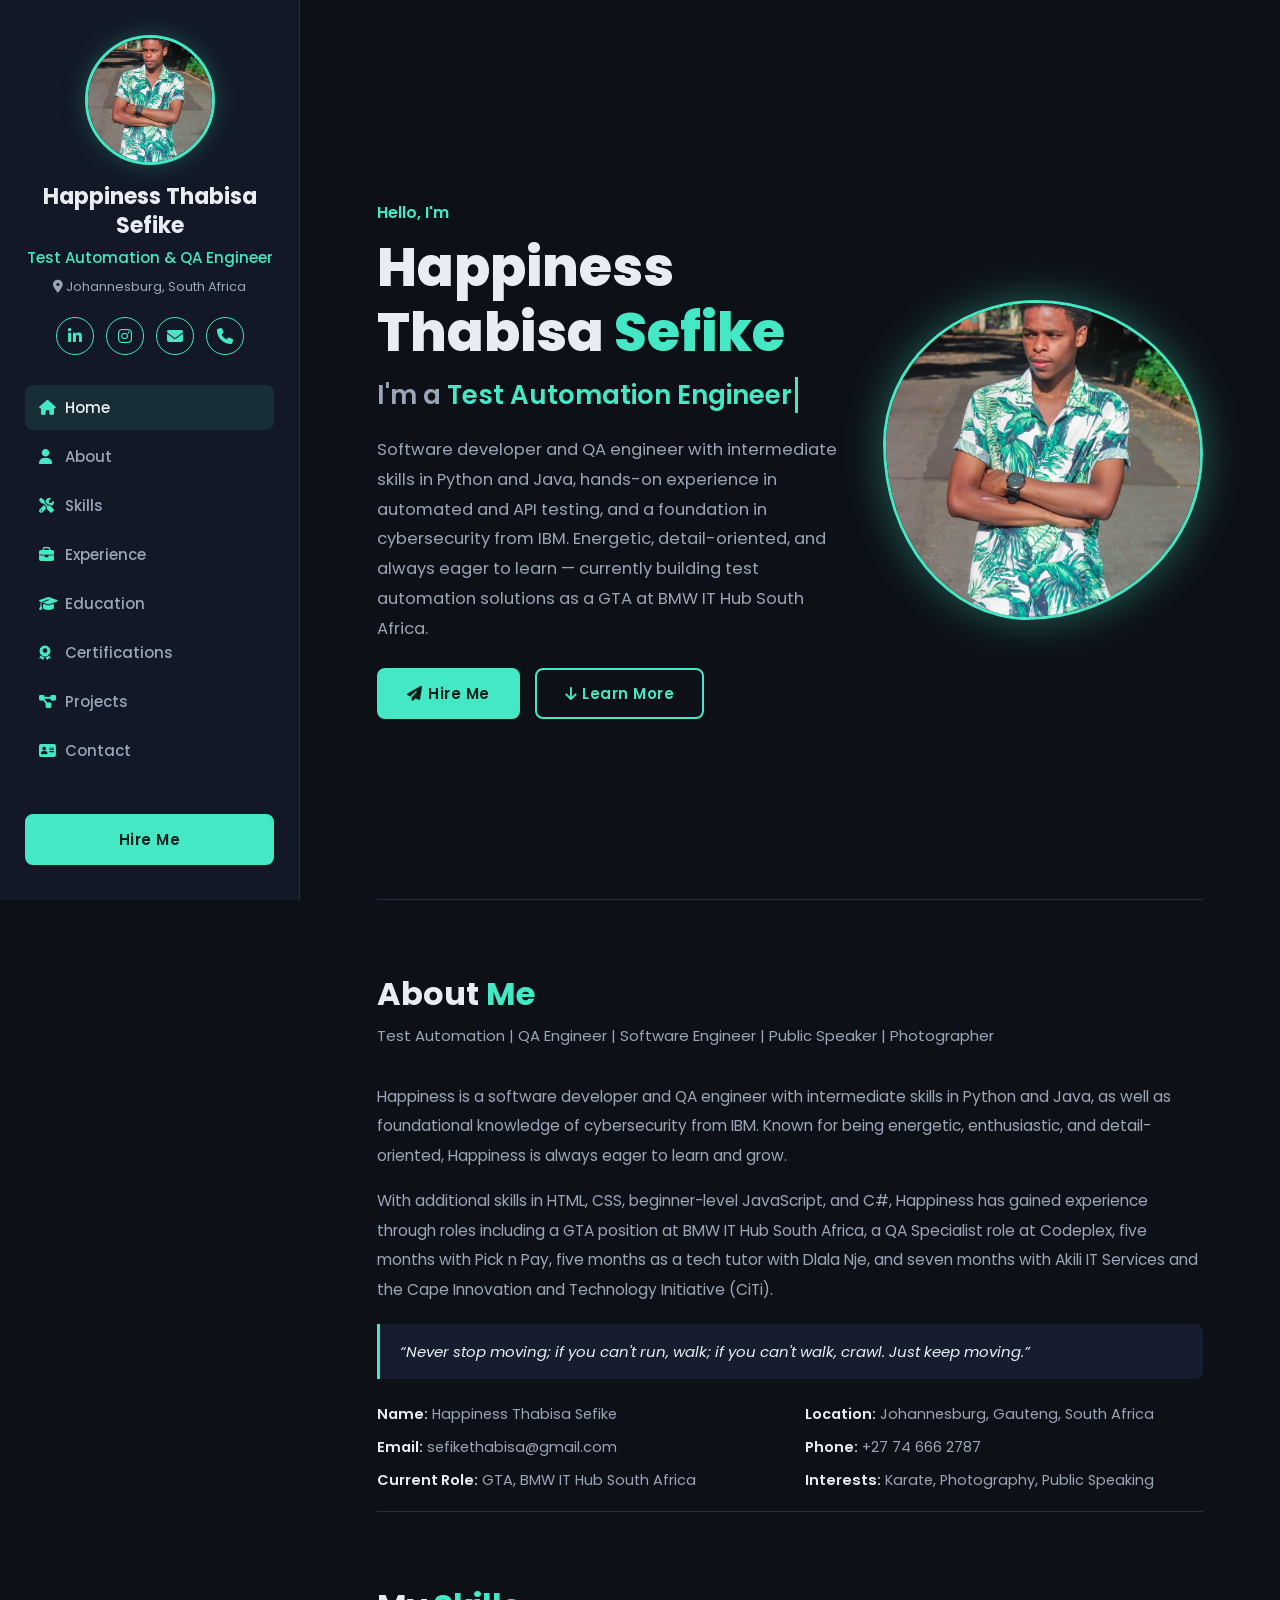
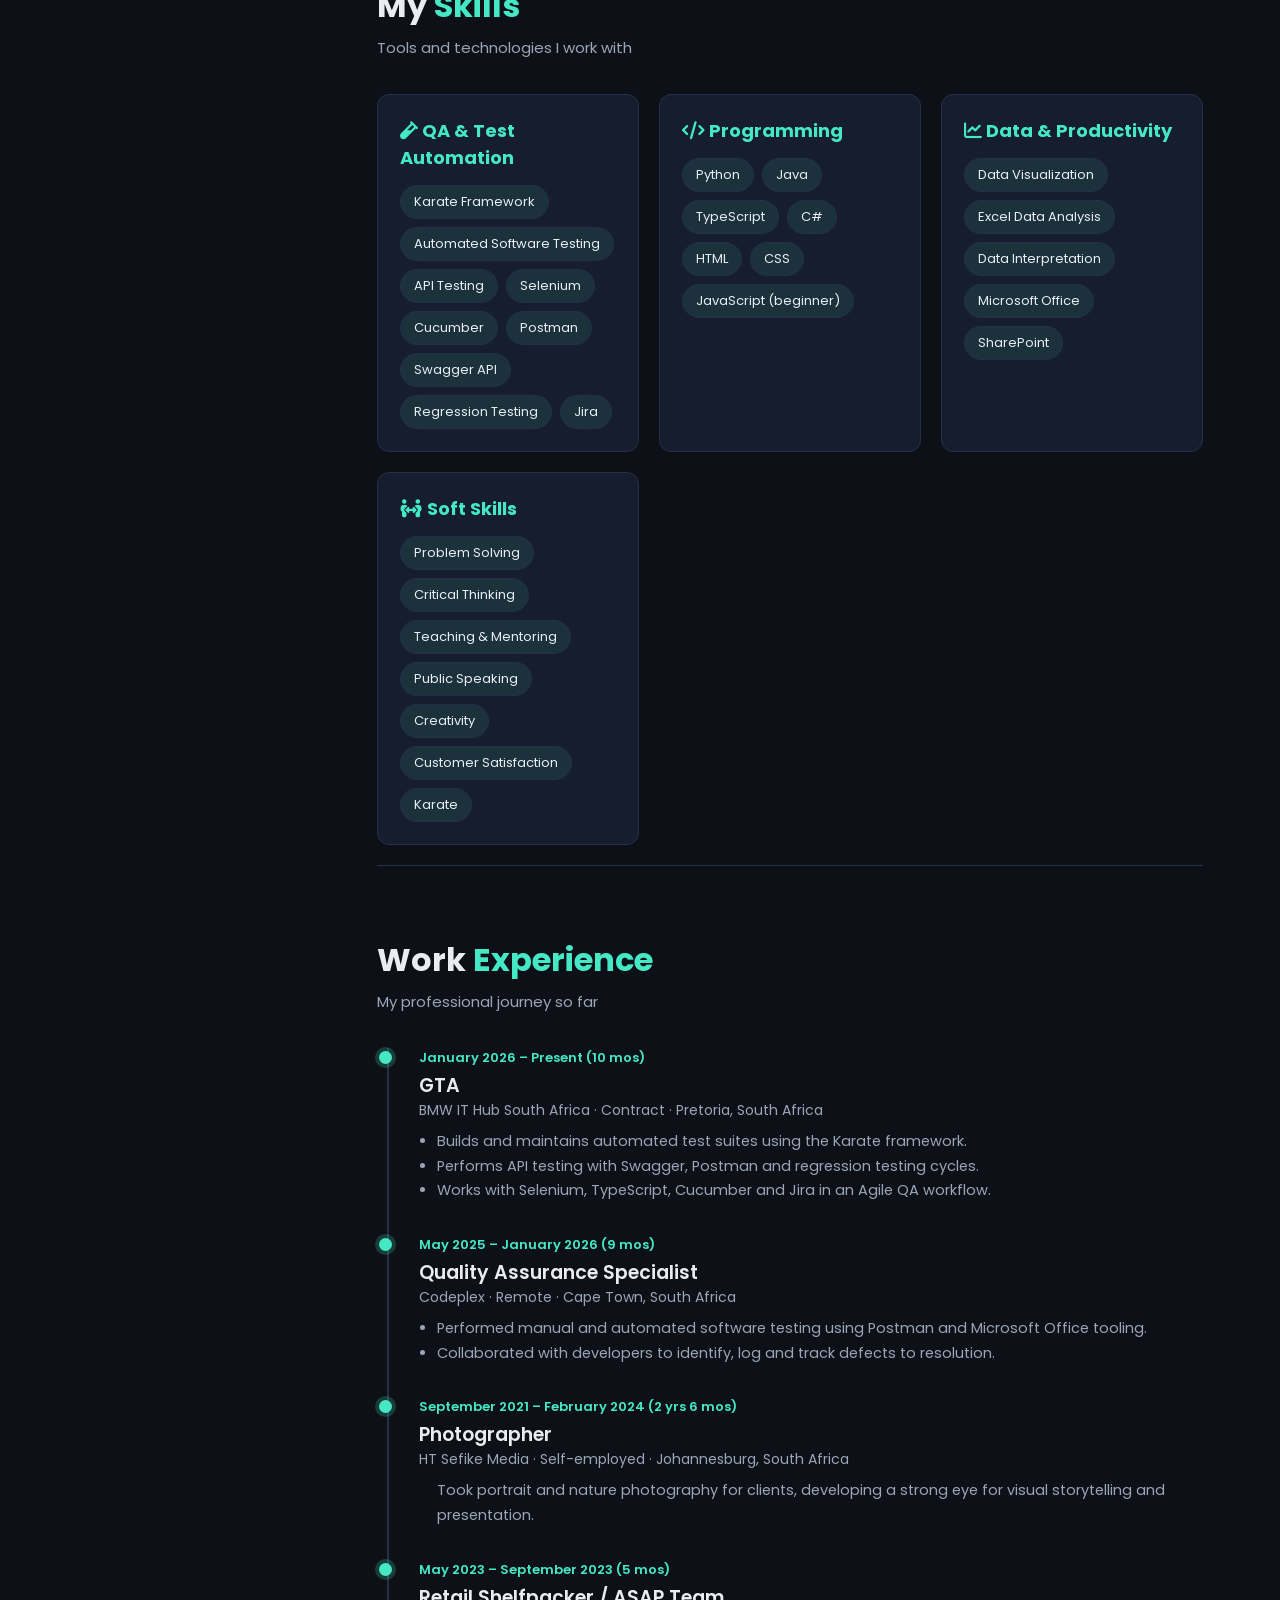
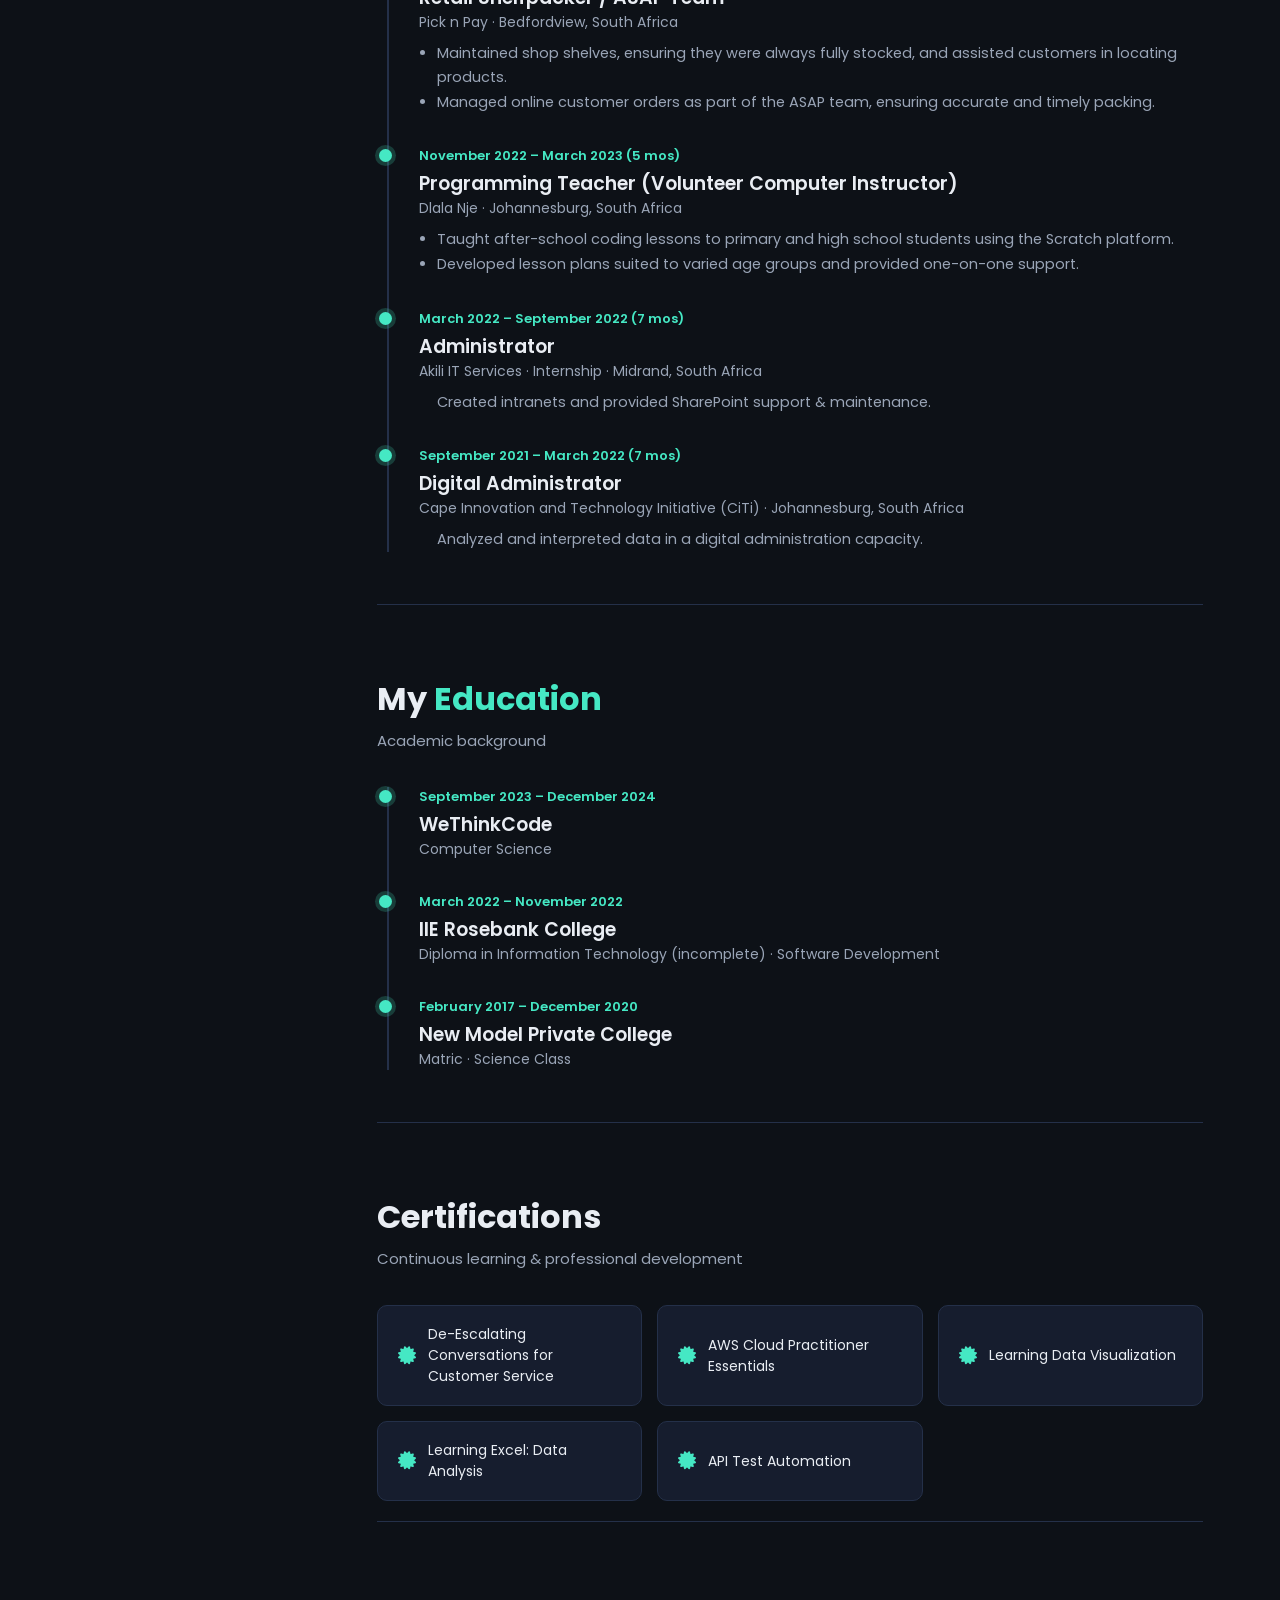
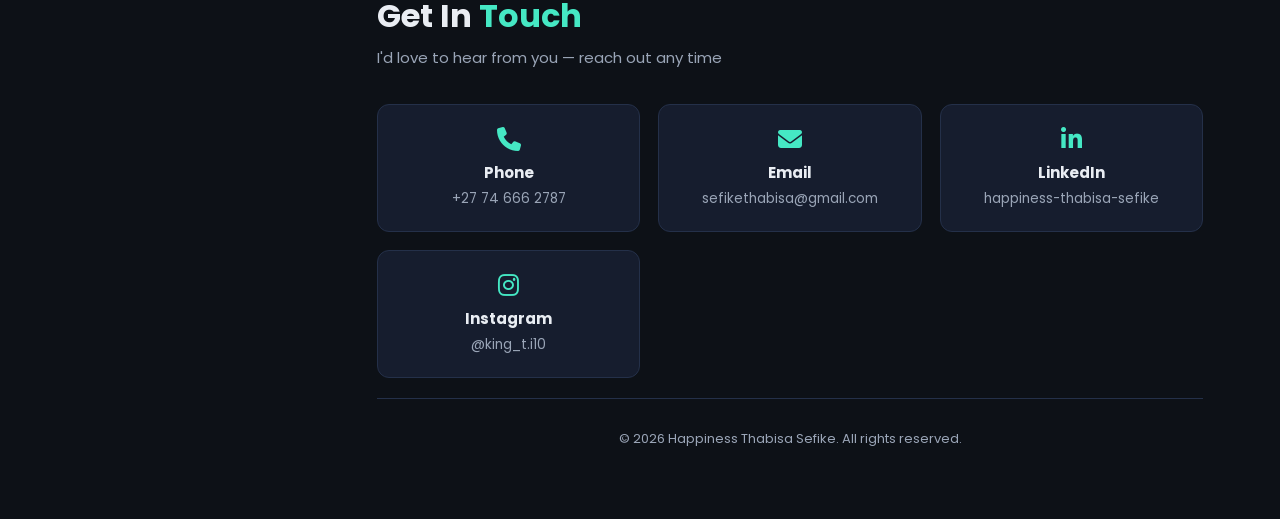
<file: index.html>
<!DOCTYPE html>
<html lang="en">
<head>
    <meta charset="UTF-8">
    <meta name="viewport" content="width=device-width, initial-scale=1.0">
    <meta name="description" content="Happiness Thabisa Sefike - Test Automation & QA Engineer, Software Engineer and Photographer, based in Johannesburg, South Africa.">
    <link rel="stylesheet" href="https://cdnjs.cloudflare.com/ajax/libs/font-awesome/6.5.2/css/all.min.css">
    <link rel="stylesheet" href="style.css">
    <title>Happiness Sefike | Portfolio</title>
</head>
<body>
    <div class="mobile-topbar">
        <span class="mobile-logo">Happiness <span>Sefike</span></span>
        <button class="menu-toggle" id="menuToggle" aria-label="Open menu"><i class="fa-solid fa-bars"></i></button>
    </div>
    <div class="sidebar-backdrop" id="sidebarBackdrop"></div>
    <div class="layout">
        <aside class="sidebar" id="sidebar">
            <div class="profile-photo">
                <img src="IMG-20211229-WA0019.jpg" alt="Happiness Thabisa Sefike">
            </div>
            <h1>Happiness Thabisa <span>Sefike</span></h1>
            <div class="role">Test Automation &amp; QA Engineer</div>
            <div class="location"><i class="fa-solid fa-location-dot"></i> Johannesburg, South Africa</div>

            <div class="social-icons">
                <a href="https://www.linkedin.com/in/happiness-thabisa-sefike-11b78b220" target="_blank" rel="noopener" aria-label="LinkedIn"><i class="fa-brands fa-linkedin-in"></i></a>
                <a href="https://www.instagram.com/king_t.i10/" target="_blank" rel="noopener" aria-label="Instagram"><i class="fa-brands fa-instagram"></i></a>
                <a href="mailto:sefikethabisa@gmail.com" aria-label="Email"><i class="fa-solid fa-envelope"></i></a>
                <a href="tel:+27746662787" aria-label="Phone"><i class="fa-solid fa-phone"></i></a>
            </div>

            <nav class="side-nav" id="sideNav">
                <a href="#home" class="active"><i class="fa-solid fa-house"></i> Home</a>
                <a href="#about"><i class="fa-solid fa-user"></i> About</a>
                <a href="#skills"><i class="fa-solid fa-screwdriver-wrench"></i> Skills</a>
                <a href="#experience"><i class="fa-solid fa-briefcase"></i> Experience</a>
                <a href="#education"><i class="fa-solid fa-graduation-cap"></i> Education</a>
                <a href="#certifications"><i class="fa-solid fa-award"></i> Certifications</a>
                <a href="projects.html"><i class="fa-solid fa-diagram-project"></i> Projects</a>
                <a href="#contact"><i class="fa-solid fa-address-card"></i> Contact</a>
            </nav>

            <a href="mailto:sefikethabisa@gmail.com" class="btn filled">Hire Me</a>
        </aside>

        <main class="main-content">
            <section class="home" id="home">
                <div class="home-inner">
                    <div class="home-text">
                        <div class="eyebrow">Hello, I'm</div>
                        <h1>Happiness Thabisa <span>Sefike</span></h1>
                        <h3 class="typing-text">I'm a <span class="typed-word"></span></h3>
                        <p class="lead">
                            Software developer and QA engineer with intermediate skills in Python and Java, hands-on
                            experience in automated and API testing, and a foundation in cybersecurity from IBM. Energetic,
                            detail-oriented, and always eager to learn &mdash; currently building test automation solutions
                            as a GTA at BMW IT Hub South Africa.
                        </p>
                        <div class="cta-group">
                            <a href="mailto:sefikethabisa@gmail.com" class="btn filled"><i class="fa-solid fa-paper-plane"></i> Hire Me</a>
                            <a href="#about" class="btn"><i class="fa-solid fa-arrow-down"></i> Learn More</a>
                        </div>
                    </div>
                    <div class="home-photo">
                        <div class="photo-frame">
                            <img src="IMG-20211229-WA0019.jpg" alt="Happiness Thabisa Sefike">
                        </div>
                    </div>
                </div>
            </section>

            <section id="about">
                <h2 class="section-title">About <span>Me</span></h2>
                <p class="section-subtitle">Test Automation | QA Engineer | Software Engineer | Public Speaker | Photographer</p>
                <div class="about-text">
                    <p>
                        Happiness is a software developer and QA engineer with intermediate skills in Python and Java,
                        as well as foundational knowledge of cybersecurity from IBM. Known for being energetic,
                        enthusiastic, and detail-oriented, Happiness is always eager to learn and grow.
                    </p>
                    <p>
                        With additional skills in HTML, CSS, beginner-level JavaScript, and C#, Happiness has gained
                        experience through roles including a GTA position at BMW IT Hub South Africa, a QA Specialist
                        role at Codeplex, five months with Pick n Pay, five months as a tech tutor with Dlala Nje, and
                        seven months with Akili IT Services and the Cape Innovation and Technology Initiative (CiTi).
                    </p>
                    <div class="quote">
                        &ldquo;Never stop moving; if you can't run, walk; if you can't walk, crawl. Just keep moving.&rdquo;
                    </div>
                </div>
                <div class="info-grid">
                    <div><b>Name:</b> Happiness Thabisa Sefike</div>
                    <div><b>Location:</b> Johannesburg, Gauteng, South Africa</div>
                    <div><b>Email:</b> sefikethabisa@gmail.com</div>
                    <div><b>Phone:</b> +27 74 666 2787</div>
                    <div><b>Current Role:</b> GTA, BMW IT Hub South Africa</div>
                    <div><b>Interests:</b> Karate, Photography, Public Speaking</div>
                </div>
            </section>

            <section id="skills">
                <h2 class="section-title">My <span>Skills</span></h2>
                <p class="section-subtitle">Tools and technologies I work with</p>
                <div class="skills-grid">
                    <div class="skill-card">
                        <h3><i class="fa-solid fa-vial"></i> QA &amp; Test Automation</h3>
                        <div class="tag-list">
                            <span class="tag">Karate Framework</span>
                            <span class="tag">Automated Software Testing</span>
                            <span class="tag">API Testing</span>
                            <span class="tag">Selenium</span>
                            <span class="tag">Cucumber</span>
                            <span class="tag">Postman</span>
                            <span class="tag">Swagger API</span>
                            <span class="tag">Regression Testing</span>
                            <span class="tag">Jira</span>
                        </div>
                    </div>
                    <div class="skill-card">
                        <h3><i class="fa-solid fa-code"></i> Programming</h3>
                        <div class="tag-list">
                            <span class="tag">Python</span>
                            <span class="tag">Java</span>
                            <span class="tag">TypeScript</span>
                            <span class="tag">C#</span>
                            <span class="tag">HTML</span>
                            <span class="tag">CSS</span>
                            <span class="tag">JavaScript (beginner)</span>
                        </div>
                    </div>
                    <div class="skill-card">
                        <h3><i class="fa-solid fa-chart-line"></i> Data &amp; Productivity</h3>
                        <div class="tag-list">
                            <span class="tag">Data Visualization</span>
                            <span class="tag">Excel Data Analysis</span>
                            <span class="tag">Data Interpretation</span>
                            <span class="tag">Microsoft Office</span>
                            <span class="tag">SharePoint</span>
                        </div>
                    </div>
                    <div class="skill-card">
                        <h3><i class="fa-solid fa-people-arrows"></i> Soft Skills</h3>
                        <div class="tag-list">
                            <span class="tag">Problem Solving</span>
                            <span class="tag">Critical Thinking</span>
                            <span class="tag">Teaching &amp; Mentoring</span>
                            <span class="tag">Public Speaking</span>
                            <span class="tag">Creativity</span>
                            <span class="tag">Customer Satisfaction</span>
                            <span class="tag">Karate</span>
                        </div>
                    </div>
                </div>
            </section>

            <section id="experience">
                <h2 class="section-title">Work <span>Experience</span></h2>
                <p class="section-subtitle">My professional journey so far</p>
                <div class="timeline">
                    <div class="timeline-item">
                        <div class="tl-date">January 2026 &ndash; Present (10 mos)</div>
                        <h3>GTA</h3>
                        <div class="tl-org">BMW IT Hub South Africa &middot; Contract &middot; Pretoria, South Africa</div>
                        <ul>
                            <li>Builds and maintains automated test suites using the Karate framework.</li>
                            <li>Performs API testing with Swagger, Postman and regression testing cycles.</li>
                            <li>Works with Selenium, TypeScript, Cucumber and Jira in an Agile QA workflow.</li>
                        </ul>
                    </div>
                    <div class="timeline-item">
                        <div class="tl-date">May 2025 &ndash; January 2026 (9 mos)</div>
                        <h3>Quality Assurance Specialist</h3>
                        <div class="tl-org">Codeplex &middot; Remote &middot; Cape Town, South Africa</div>
                        <ul>
                            <li>Performed manual and automated software testing using Postman and Microsoft Office tooling.</li>
                            <li>Collaborated with developers to identify, log and track defects to resolution.</li>
                        </ul>
                    </div>
                    <div class="timeline-item">
                        <div class="tl-date">September 2021 &ndash; February 2024 (2 yrs 6 mos)</div>
                        <h3>Photographer</h3>
                        <div class="tl-org">HT Sefike Media &middot; Self-employed &middot; Johannesburg, South Africa</div>
                        <p>Took portrait and nature photography for clients, developing a strong eye for visual storytelling and presentation.</p>
                    </div>
                    <div class="timeline-item">
                        <div class="tl-date">May 2023 &ndash; September 2023 (5 mos)</div>
                        <h3>Retail Shelfpacker / ASAP Team</h3>
                        <div class="tl-org">Pick n Pay &middot; Bedfordview, South Africa</div>
                        <ul>
                            <li>Maintained shop shelves, ensuring they were always fully stocked, and assisted customers in locating products.</li>
                            <li>Managed online customer orders as part of the ASAP team, ensuring accurate and timely packing.</li>
                        </ul>
                    </div>
                    <div class="timeline-item">
                        <div class="tl-date">November 2022 &ndash; March 2023 (5 mos)</div>
                        <h3>Programming Teacher (Volunteer Computer Instructor)</h3>
                        <div class="tl-org">Dlala Nje &middot; Johannesburg, South Africa</div>
                        <ul>
                            <li>Taught after-school coding lessons to primary and high school students using the Scratch platform.</li>
                            <li>Developed lesson plans suited to varied age groups and provided one-on-one support.</li>
                        </ul>
                    </div>
                    <div class="timeline-item">
                        <div class="tl-date">March 2022 &ndash; September 2022 (7 mos)</div>
                        <h3>Administrator</h3>
                        <div class="tl-org">Akili IT Services &middot; Internship &middot; Midrand, South Africa</div>
                        <p>Created intranets and provided SharePoint support &amp; maintenance.</p>
                    </div>
                    <div class="timeline-item">
                        <div class="tl-date">September 2021 &ndash; March 2022 (7 mos)</div>
                        <h3>Digital Administrator</h3>
                        <div class="tl-org">Cape Innovation and Technology Initiative (CiTi) &middot; Johannesburg, South Africa</div>
                        <p>Analyzed and interpreted data in a digital administration capacity.</p>
                    </div>
                </div>
            </section>

            <section id="education">
                <h2 class="section-title">My <span>Education</span></h2>
                <p class="section-subtitle">Academic background</p>
                <div class="timeline">
                    <div class="timeline-item">
                        <div class="tl-date">September 2023 &ndash; December 2024</div>
                        <h3>WeThinkCode</h3>
                        <div class="tl-org">Computer Science</div>
                    </div>
                    <div class="timeline-item">
                        <div class="tl-date">March 2022 &ndash; November 2022</div>
                        <h3>IIE Rosebank College</h3>
                        <div class="tl-org">Diploma in Information Technology (incomplete) &middot; Software Development</div>
                    </div>
                    <div class="timeline-item">
                        <div class="tl-date">February 2017 &ndash; December 2020</div>
                        <h3>New Model Private College</h3>
                        <div class="tl-org">Matric &middot; Science Class</div>
                    </div>
                </div>
            </section>

            <section id="certifications">
                <h2 class="section-title">Certifications</h2>
                <p class="section-subtitle">Continuous learning &amp; professional development</p>
                <div class="cert-grid">
                    <div class="cert-card"><i class="fa-solid fa-certificate"></i> De-Escalating Conversations for Customer Service</div>
                    <div class="cert-card"><i class="fa-solid fa-certificate"></i> AWS Cloud Practitioner Essentials</div>
                    <div class="cert-card"><i class="fa-solid fa-certificate"></i> Learning Data Visualization</div>
                    <div class="cert-card"><i class="fa-solid fa-certificate"></i> Learning Excel: Data Analysis</div>
                    <div class="cert-card"><i class="fa-solid fa-certificate"></i> API Test Automation</div>
                </div>
            </section>

            <section id="contact">
                <h2 class="section-title">Get In <span>Touch</span></h2>
                <p class="section-subtitle">I'd love to hear from you &mdash; reach out any time</p>
                <div class="contact-grid">
                    <a href="tel:+27746662787" class="contact-card">
                        <i class="fa-solid fa-phone"></i>
                        <h4>Phone</h4>
                        <p>+27 74 666 2787</p>
                    </a>
                    <a href="mailto:sefikethabisa@gmail.com" class="contact-card">
                        <i class="fa-solid fa-envelope"></i>
                        <h4>Email</h4>
                        <p>sefikethabisa@gmail.com</p>
                    </a>
                    <a href="https://www.linkedin.com/in/happiness-thabisa-sefike-11b78b220" target="_blank" rel="noopener" class="contact-card">
                        <i class="fa-brands fa-linkedin-in"></i>
                        <h4>LinkedIn</h4>
                        <p>happiness-thabisa-sefike</p>
                    </a>
                    <a href="https://www.instagram.com/king_t.i10/" target="_blank" rel="noopener" class="contact-card">
                        <i class="fa-brands fa-instagram"></i>
                        <h4>Instagram</h4>
                        <p>@king_t.i10</p>
                    </a>
                </div>
            </section>

            <footer>&copy; 2026 Happiness Thabisa Sefike. All rights reserved.</footer>
        </main>
    </div>

    <script>
        // Mobile off-canvas sidebar toggle
        const menuToggle = document.getElementById('menuToggle');
        const sidebar = document.getElementById('sidebar');
        const backdrop = document.getElementById('sidebarBackdrop');

        function openSidebar() {
            sidebar.classList.add('open');
            backdrop.classList.add('open');
        }
        function closeSidebar() {
            sidebar.classList.remove('open');
            backdrop.classList.remove('open');
        }
        if (menuToggle) {
            menuToggle.addEventListener('click', () => {
                sidebar.classList.contains('open') ? closeSidebar() : openSidebar();
            });
        }
        if (backdrop) {
            backdrop.addEventListener('click', closeSidebar);
        }
        document.querySelectorAll('.side-nav a').forEach(link => {
            link.addEventListener('click', closeSidebar);
        });

        // Highlight active section link on scroll
        const sections = document.querySelectorAll('main section[id]');
        const navLinks = document.querySelectorAll('.side-nav a[href^="#"]');
        window.addEventListener('scroll', () => {
            let current = '';
            sections.forEach(section => {
                const top = section.offsetTop - 150;
                if (window.scrollY >= top) current = section.getAttribute('id');
            });
            navLinks.forEach(link => {
                link.classList.toggle('active', link.getAttribute('href') === '#' + current);
            });
        });
    </script>
</body>
</html>
</file>
<file: style.css>
@import url('https://fonts.googleapis.com/css2?family=Poppins:wght@300;400;500;600;700;800&display=swap');

:root{
    --bg: #0d1117;
    --bg-alt: #121826;
    --card: #161d2e;
    --accent: #45e8c4;
    --accent-dark: #22c7a3;
    --text: #e9edf3;
    --text-muted: #9aa5b7;
    --border: #243049;
    --sidebar-w: 300px;
}

*{
    margin: 0;
    padding: 0;
    box-sizing: border-box;
    text-decoration: none;
    outline: none;
    font-family: "Poppins", sans-serif;
}

html{ font-size: 62.5%; scroll-behavior: smooth; }

body{
    width: 100%;
    min-height: 100vh;
    background-color: var(--bg);
    color: var(--text);
}

a{ color: inherit; }

::selection{ background: var(--accent); color: #06211c; }

/* ---------- Layout ---------- */
.layout{
    display: flex;
    min-height: 100vh;
}

/* ---------- Sidebar ---------- */
.sidebar{
    width: var(--sidebar-w);
    flex-shrink: 0;
    background: var(--bg-alt);
    border-right: 1px solid var(--border);
    padding: 3.5rem 2.5rem;
    position: fixed;
    top: 0;
    left: 0;
    height: 100vh;
    overflow-y: auto;
    display: flex;
    flex-direction: column;
    align-items: center;
    text-align: center;
    z-index: 300;
    transition: transform 0.35s ease;
}

/* Mobile top bar + off-canvas drawer controls (hidden on desktop) */
.mobile-topbar{
    display: none;
}
.menu-toggle{
    display: none;
    background: none;
    border: 1px solid var(--accent);
    color: var(--accent);
    font-size: 1.8rem;
    width: 4rem;
    height: 4rem;
    border-radius: 0.6rem;
    cursor: pointer;
    align-items: center;
    justify-content: center;
}
.sidebar-backdrop{
    display: none;
}

.profile-photo{
    width: 13rem;
    height: 13rem;
    border-radius: 50%;
    overflow: hidden;
    border: 3px solid var(--accent);
    box-shadow: 0 0 25px rgba(69, 232, 196, 0.25);
    margin-bottom: 1.8rem;
}
.profile-photo img{
    width: 100%;
    height: 100%;
    object-fit: cover;
}

.sidebar h1{
    font-size: 2.2rem;
    font-weight: 700;
    line-height: 1.3;
}

.sidebar .role{
    font-size: 1.5rem;
    color: var(--accent);
    font-weight: 500;
    margin-top: 0.6rem;
    min-height: 2.2rem;
}

.sidebar .location{
    font-size: 1.3rem;
    color: var(--text-muted);
    margin-top: 0.8rem;
}

.social-icons{
    display: flex;
    gap: 1.2rem;
    margin: 2rem 0;
}
.social-icons a{
    display: inline-flex;
    justify-content: center;
    align-items: center;
    width: 3.8rem;
    height: 3.8rem;
    border: 0.15rem solid var(--accent);
    border-radius: 50%;
    font-size: 1.6rem;
    color: var(--accent);
    transition: 0.3s ease;
}
.social-icons a:hover{
    background-color: var(--accent);
    color: #06211c;
    transform: translateY(-4px);
    box-shadow: 0 6px 18px rgba(69, 232, 196, 0.35);
}

nav.side-nav{
    width: 100%;
    margin-top: 1rem;
    text-align: left;
    flex: 1;
}
nav.side-nav a{
    display: block;
    font-size: 1.5rem;
    color: var(--text-muted);
    font-weight: 500;
    padding: 1.1rem 1.4rem;
    border-radius: 0.8rem;
    margin-bottom: 0.4rem;
    transition: 0.25s ease;
}
nav.side-nav a i{
    width: 2.2rem;
    display: inline-block;
    color: var(--accent);
}
nav.side-nav a:hover,
nav.side-nav a.active{
    background-color: rgba(69, 232, 196, 0.1);
    color: var(--text);
}

.sidebar .btn{
    width: 100%;
    margin-top: 1.5rem;
}

/* ---------- Main content ---------- */
.main-content{
    margin-left: var(--sidebar-w);
    width: calc(100% - var(--sidebar-w));
    padding: 0 6% 6rem;
}

section{
    padding: 7rem 0 2rem;
    border-bottom: 1px solid var(--border);
    max-width: 1000px;
}
section:last-child{ border-bottom: none; }

.section-title{
    font-size: 3.2rem;
    font-weight: 700;
    margin-bottom: 0.6rem;
}
.section-title span{ color: var(--accent); }

.section-subtitle{
    font-size: 1.5rem;
    color: var(--text-muted);
    margin-bottom: 3.5rem;
}

/* ---------- Home / Hero ---------- */
.home{
    display: flex;
    align-items: center;
    min-height: 100vh;
    padding-top: 4rem;
}
.home-inner{
    display: flex;
    align-items: center;
    justify-content: space-between;
    gap: 4rem;
    width: 100%;
}
.home-text{
    flex: 1 1 50rem;
    min-width: 0;
}
.home-photo{
    flex: 0 0 auto;
    position: relative;
    width: 32rem;
    height: 32rem;
}
.home-photo::before{
    content: "";
    position: absolute;
    inset: -2.5rem;
    background: radial-gradient(circle, rgba(69,232,196,0.25) 0%, rgba(69,232,196,0) 70%);
    border-radius: 50%;
    z-index: 0;
}
.home-photo .photo-frame{
    position: relative;
    width: 100%;
    height: 100%;
    border-radius: 48% 52% 55% 45% / 45% 48% 52% 55%;
    overflow: hidden;
    border: 3px solid var(--accent);
    box-shadow: 0 0 45px rgba(69, 232, 196, 0.3), inset 0 0 30px rgba(69, 232, 196, 0.1);
    z-index: 1;
}
.home-photo img{
    width: 100%;
    height: 100%;
    object-fit: cover;
    display: block;
}
.home .eyebrow{
    font-size: 1.6rem;
    color: var(--accent);
    font-weight: 600;
    margin-bottom: 1rem;
}
.home h1{
    font-size: 5.4rem;
    font-weight: 800;
    line-height: 1.2;
}
.home h1 span{ color: var(--accent); }

.typing-text{
    font-size: 2.6rem;
    font-weight: 600;
    margin: 1.2rem 0 2rem;
    color: var(--text-muted);
}
.typing-text span{ position: relative; color: var(--accent); }
.typing-text span::after{
    content: "";
    border-right: 3px solid var(--accent);
    margin-left: 3px;
    animation: cursor 0.7s infinite;
}
@keyframes cursor{
    50%{ border-color: transparent; }
}

.typed-word::before{
    content: "Test Automation Engineer";
    animation: words 12s infinite;
}
@keyframes words{
    0%, 20%{ content: "Test Automation Engineer"; }
    25%, 45%{ content: "QA Engineer"; }
    50%, 70%{ content: "Software Engineer"; }
    75%, 95%{ content: "Photographer"; }
}

.home p.lead{
    font-size: 1.65rem;
    line-height: 1.8;
    color: var(--text-muted);
    max-width: 68rem;
    margin-bottom: 2.5rem;
}

.cta-group{
    display: flex;
    gap: 1.5rem;
    flex-wrap: wrap;
}

.btn{
    display: inline-flex;
    align-items: center;
    justify-content: center;
    gap: 0.6rem;
    padding: 1.2rem 2.8rem;
    background-color: transparent;
    border-radius: 0.8rem;
    font-size: 1.5rem;
    color: var(--accent);
    letter-spacing: 0.05rem;
    font-weight: 600;
    border: 2px solid var(--accent);
    transition: 0.3s ease;
    cursor: pointer;
}
.btn.filled{
    background-color: var(--accent);
    color: #06211c;
}
.btn:hover{
    transform: translateY(-3px);
    box-shadow: 0 10px 25px rgba(69, 232, 196, 0.25);
}

/* ---------- About ---------- */
.about-text p{
    font-size: 1.55rem;
    line-height: 1.9;
    color: var(--text-muted);
    margin-bottom: 1.6rem;
}
.quote{
    margin-top: 2rem;
    padding: 1.6rem 2rem;
    border-left: 3px solid var(--accent);
    background: var(--card);
    border-radius: 0 0.8rem 0.8rem 0;
    font-style: italic;
    color: var(--text);
    font-size: 1.5rem;
}

.info-grid{
    display: grid;
    grid-template-columns: repeat(2, 1fr);
    gap: 1.2rem 3rem;
    margin-top: 2.5rem;
}
.info-grid div{
    font-size: 1.45rem;
    color: var(--text-muted);
}
.info-grid div b{ color: var(--text); font-weight: 600; }

/* ---------- Skills ---------- */
.skills-grid{
    display: grid;
    grid-template-columns: repeat(auto-fit, minmax(260px, 1fr));
    gap: 2rem;
}
.skill-card{
    background: var(--card);
    border: 1px solid var(--border);
    border-radius: 1.2rem;
    padding: 2.2rem;
    transition: 0.3s ease;
}
.skill-card:hover{
    transform: translateY(-5px);
    border-color: var(--accent);
}
.skill-card h3{
    font-size: 1.8rem;
    margin-bottom: 1.4rem;
    color: var(--accent);
}
.tag-list{
    display: flex;
    flex-wrap: wrap;
    gap: 0.8rem;
}
.tag{
    font-size: 1.3rem;
    padding: 0.6rem 1.3rem;
    border-radius: 2rem;
    background: rgba(69, 232, 196, 0.1);
    color: var(--text);
    border: 1px solid var(--border);
}

/* ---------- Timeline (Experience / Education) ---------- */
.timeline{
    position: relative;
    border-left: 2px solid var(--border);
    margin-left: 1rem;
    padding-left: 3rem;
}
.timeline-item{
    position: relative;
    margin-bottom: 3.2rem;
}
.timeline-item::before{
    content: "";
    position: absolute;
    left: -3.95rem;
    top: 0.3rem;
    width: 1.3rem;
    height: 1.3rem;
    border-radius: 50%;
    background: var(--accent);
    box-shadow: 0 0 0 4px rgba(69, 232, 196, 0.2);
}
.timeline-item .tl-date{
    font-size: 1.3rem;
    color: var(--accent);
    font-weight: 600;
    margin-bottom: 0.3rem;
}
.timeline-item h3{
    font-size: 1.9rem;
    font-weight: 600;
}
.timeline-item .tl-org{
    font-size: 1.4rem;
    color: var(--text-muted);
    margin-bottom: 0.8rem;
}
.timeline-item p, .timeline-item ul{
    font-size: 1.45rem;
    color: var(--text-muted);
    line-height: 1.7;
    padding-left: 1.8rem;
}

/* ---------- Certifications ---------- */
.cert-grid{
    display: grid;
    grid-template-columns: repeat(auto-fit, minmax(260px, 1fr));
    gap: 1.5rem;
}
.cert-card{
    background: var(--card);
    border: 1px solid var(--border);
    border-radius: 1rem;
    padding: 1.8rem 2rem;
    font-size: 1.4rem;
    display: flex;
    align-items: center;
    gap: 1.2rem;
}
.cert-card i{ color: var(--accent); font-size: 1.8rem; }

/* ---------- Contact ---------- */
.contact-grid{
    display: grid;
    grid-template-columns: repeat(auto-fit, minmax(240px, 1fr));
    gap: 1.8rem;
    margin-top: 1rem;
}
.contact-card{
    background: var(--card);
    border: 1px solid var(--border);
    border-radius: 1.2rem;
    padding: 2.2rem;
    text-align: center;
    transition: 0.3s ease;
}
.contact-card:hover{
    border-color: var(--accent);
    transform: translateY(-4px);
}
.contact-card i{
    font-size: 2.4rem;
    color: var(--accent);
    margin-bottom: 1rem;
}
.contact-card h4{ font-size: 1.5rem; margin-bottom: 0.5rem; }
.contact-card p{ font-size: 1.35rem; color: var(--text-muted); word-break: break-word; }

footer{
    text-align: center;
    font-size: 1.3rem;
    color: var(--text-muted);
    padding: 3rem 0 1rem;
}

/* ---------- Projects page ---------- */
.projects-gallery{
    display: grid;
    grid-template-columns: repeat(auto-fit, minmax(300px, 1fr));
    gap: 2.5rem;
}
.project{
    background: var(--card);
    border: 1px solid var(--border);
    border-radius: 1.2rem;
    overflow: hidden;
    transition: 0.3s ease;
}
.project:hover{
    transform: translateY(-6px);
    border-color: var(--accent);
    box-shadow: 0 15px 35px rgba(0,0,0,0.35);
}
.project img{
    width: 100%;
    height: 20rem;
    object-fit: cover;
}
.project .project-body{
    padding: 1.8rem;
    text-align: left;
}
.project h4{ font-size: 1.8rem; margin-bottom: 0.6rem; }
.project p{ font-size: 1.4rem; color: var(--text-muted); line-height: 1.6; }
.project .tag-list{ margin-top: 1.2rem; }
.project .project-links{
    margin-top: 1.6rem;
    display: flex;
    gap: 1rem;
}
.project .project-links a{
    font-size: 1.3rem;
    font-weight: 600;
    color: var(--accent);
    border: 1px solid var(--accent);
    padding: 0.7rem 1.4rem;
    border-radius: 0.6rem;
    display: inline-flex;
    align-items: center;
    gap: 0.6rem;
    transition: 0.25s ease;
}
.project .project-links a:hover{
    background: var(--accent);
    color: #06211c;
}

.gallery{
    display: grid;
    grid-template-columns: repeat(auto-fit, minmax(240px, 1fr));
    gap: 1.6rem;
}
.gallery img{
    width: 100%;
    height: 22rem;
    object-fit: cover;
    border-radius: 1rem;
    border: 1px solid var(--border);
    transition: 0.3s ease;
}
.gallery img:hover{
    transform: scale(1.03);
    box-shadow: 0 15px 30px rgba(0,0,0,0.4);
}

/* ---------- Responsive ---------- */
@media(max-width: 900px){
    .mobile-topbar{
        display: flex;
        align-items: center;
        justify-content: space-between;
        position: fixed;
        top: 0;
        left: 0;
        width: 100%;
        height: 7rem;
        padding: 0 2rem;
        background: var(--bg-alt);
        border-bottom: 1px solid var(--border);
        z-index: 250;
    }
    .mobile-topbar .mobile-logo{
        font-size: 1.7rem;
        font-weight: 700;
        color: var(--text);
    }
    .mobile-topbar .mobile-logo span{ color: var(--accent); }
    .menu-toggle{
        display: inline-flex;
    }

    .sidebar{
        width: 82%;
        max-width: 320px;
        transform: translateX(-100%);
        box-shadow: 0 0 40px rgba(0,0,0,0.5);
    }
    .sidebar.open{
        transform: translateX(0);
    }

    .sidebar-backdrop{
        display: block;
        position: fixed;
        inset: 0;
        background: rgba(0,0,0,0.6);
        z-index: 250;
        opacity: 0;
        pointer-events: none;
        transition: opacity 0.35s ease;
    }
    .sidebar-backdrop.open{
        opacity: 1;
        pointer-events: auto;
    }

    nav.side-nav{
        display: block;
    }

    .main-content{
        margin-left: 0;
        width: 100%;
        padding: 9rem 6% 5rem;
    }

    .home{ min-height: auto; padding-top: 2rem; }
    .home-inner{
        flex-direction: column-reverse;
        text-align: center;
        gap: 3rem;
    }
    .home-text{ flex-basis: auto; }
    .home-photo{ width: 22rem; height: 22rem; }
    .home h1{ font-size: 3.6rem; }
    .cta-group{ justify-content: center; }
}
</file>
